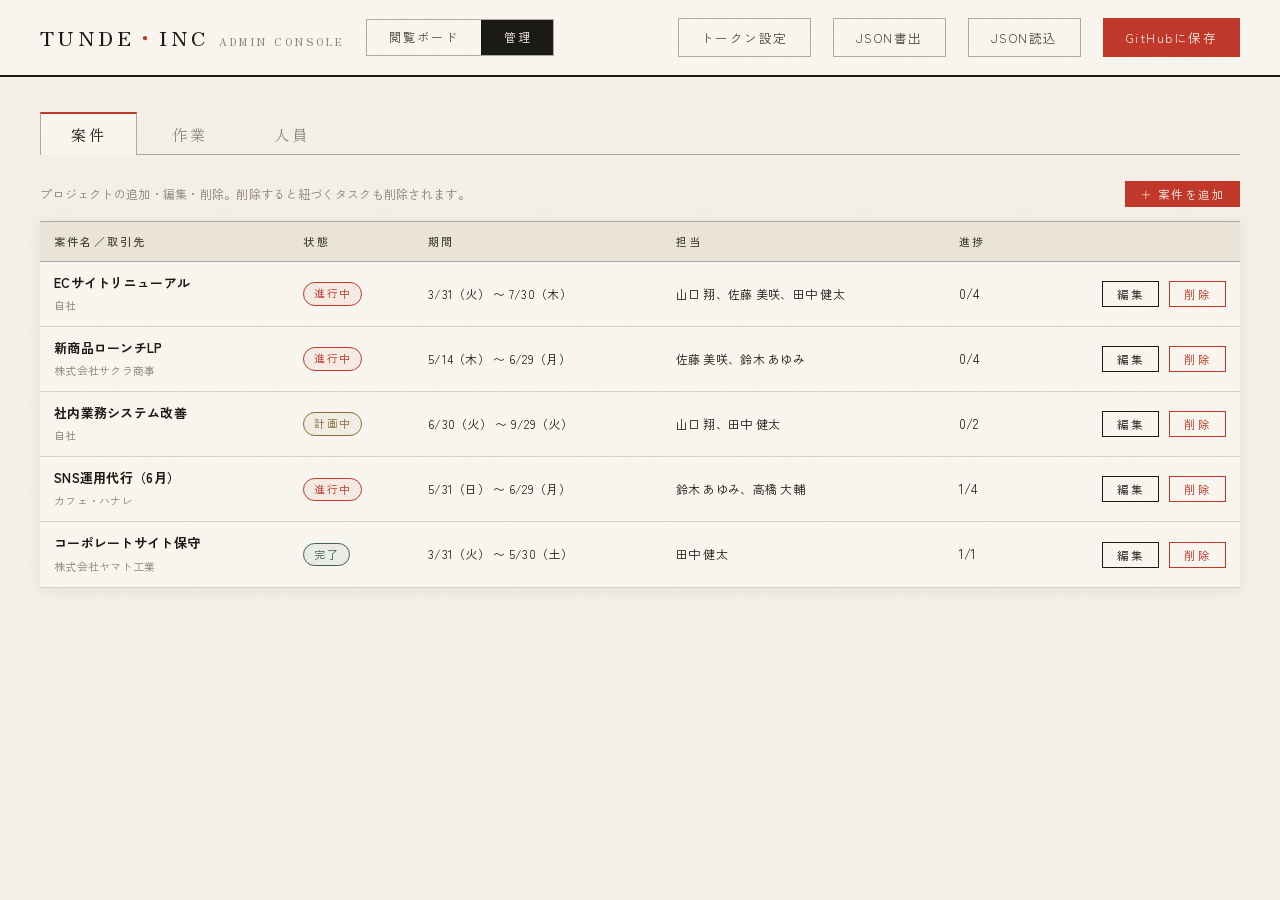
<file: admin.html>
<!DOCTYPE html>
<html lang="ja">
<head>
  <meta charset="UTF-8">
  <meta name="viewport" content="width=1280">
  <meta name="robots" content="noindex">
  <title>管理コンソール ｜ TUNDE INC.</title>
  <link rel="preconnect" href="https://fonts.googleapis.com">
  <link rel="preconnect" href="https://fonts.gstatic.com" crossorigin>
  <link href="https://fonts.googleapis.com/css2?family=Zen+Old+Mincho:wght@400;600;700&family=Zen+Kaku+Gothic+New:wght@400;500;700&display=swap" rel="stylesheet">
  <link rel="stylesheet" href="css/theme.css">
  <link rel="stylesheet" href="css/admin.css">
</head>
<body class="admin-body">

  <!-- ヘッダー -->
  <header class="admin-head">
    <span class="mark">TUNDE<em>・</em>INC <span class="sub">ADMIN CONSOLE</span></span>
    <nav class="mode-tabs">
      <a class="mode-tab" href="index.html">閲覧ボード</a>
      <a class="mode-tab on" href="admin.html">管理</a>
    </nav>
    <span class="dirty-dot" id="dirtyDot">● 未保存の変更あり</span>
    <span class="spacer"></span>
    <button class="btn btn--ghost" id="btnToken">トークン設定</button>
    <button class="btn btn--ghost" id="btnExport">JSON書出</button>
    <button class="btn btn--ghost" id="btnImport">JSON読込</button>
    <input type="file" id="importFile" accept=".json" hidden>
    <button class="btn btn--primary" id="btnSave">GitHubに保存</button>
  </header>

  <!-- 本体 -->
  <main class="admin-main">
    <div class="tabs">
      <button class="tab on" data-tab="projects">案件</button>
      <button class="tab" data-tab="tasks">作業</button>
      <button class="tab" data-tab="members">人員</button>
    </div>
    <div id="adminApp">
      <div class="loading">読 み 込 み 中 …</div>
    </div>
  </main>

  <!-- 編集モーダル -->
  <div class="modal-wrap" id="modalWrap">
    <div class="modal" id="modalBody"></div>
  </div>

  <script src="js/config.js"></script>
  <script src="js/store.js"></script>
  <script src="js/ui.js"></script>
  <script src="js/github.js"></script>
  <script src="js/templates.js"></script>
  <script src="js/admin.js"></script>
</body>
</html>
</file>
<file: css/theme.css>
/* ============================================
   TUNDE INC. — 和モダン・エディトリアル テーマ
   生成り紙 × 墨 × 朱
   ============================================ */

:root {
  --paper: #f5f1e8;
  --paper-deep: #ece6d8;
  --ink: #1d1b16;
  --ink-soft: #4a463d;
  --ink-faint: #8a8474;
  --vermillion: #c2392a;
  --vermillion-deep: #9c2b1f;
  --gold: #8a6d3b;
  --pine: #3e6257;
  --hairline: rgba(29, 27, 22, 0.16);
  --hairline-strong: rgba(29, 27, 22, 0.34);
  --card: #faf7f0;
  --shadow: 0 2px 14px rgba(29, 27, 22, 0.07);
  --font-display: 'Zen Old Mincho', serif;
  --font-body: 'Zen Kaku Gothic New', sans-serif;
}

* { margin: 0; padding: 0; box-sizing: border-box; }

html { scroll-behavior: smooth; }

body {
  font-family: var(--font-body);
  background-color: var(--paper);
  color: var(--ink);
  font-size: 14px;
  line-height: 1.7;
  letter-spacing: 0.02em;
  min-width: 1100px;
}

/* 紙の質感（ノイズ） */
body::before {
  content: '';
  position: fixed;
  inset: 0;
  pointer-events: none;
  z-index: 1000;
  opacity: 0.5;
  background-image: url("data:image/svg+xml,%3Csvg xmlns='http://www.w3.org/2000/svg' width='160' height='160'%3E%3Cfilter id='n'%3E%3CfeTurbulence type='fractalNoise' baseFrequency='0.85' numOctaves='2'/%3E%3CfeColorMatrix values='0 0 0 0 0 0 0 0 0 0 0 0 0 0 0 0 0 0 0.025 0'/%3E%3C/filter%3E%3Crect width='160' height='160' filter='url(%23n)'/%3E%3C/svg%3E");
}

::selection { background: var(--vermillion); color: var(--paper); }

a { color: inherit; }

button {
  font-family: var(--font-body);
  cursor: pointer;
}

/* ---------- バッジ ---------- */
.badge {
  display: inline-block;
  font-size: 11px;
  padding: 1px 10px 2px;
  border: 1px solid currentColor;
  border-radius: 999px;
  letter-spacing: 0.12em;
  white-space: nowrap;
}
.badge--active { color: var(--vermillion); background: rgba(194, 57, 42, 0.06); }
.badge--plan   { color: var(--gold); background: rgba(138, 109, 59, 0.07); }
.badge--hold   { color: var(--ink-faint); background: rgba(138, 132, 116, 0.1); }
.badge--done   { color: var(--pine); background: rgba(62, 98, 87, 0.07); }
.badge--todo   { color: var(--ink-soft); background: rgba(74, 70, 61, 0.06); }

/* ---------- 優先度 ---------- */
.prio {
  display: inline-grid;
  place-items: center;
  width: 22px;
  height: 22px;
  font-size: 11px;
  border-radius: 3px;
  font-weight: 700;
}
.prio--high { background: var(--vermillion); color: var(--paper); }
.prio--mid  { background: transparent; color: var(--gold); border: 1px solid var(--gold); }
.prio--low  { background: transparent; color: var(--ink-faint); border: 1px dashed var(--ink-faint); }

/* ---------- アバター ---------- */
.avatar {
  --av: var(--ink-soft);
  display: inline-grid;
  place-items: center;
  width: 30px;
  height: 30px;
  border-radius: 50%;
  background: var(--av);
  color: var(--paper);
  font-size: 13px;
  font-weight: 700;
  border: 2px solid var(--card);
  flex-shrink: 0;
}
.avatar--sm { width: 24px; height: 24px; font-size: 11px; }
.avatar--empty { background: var(--paper-deep); color: var(--ink-faint); }
.avatar-stack { display: inline-flex; }
.avatar-stack .avatar:not(:first-child) { margin-left: -8px; }

/* ---------- 期限表示 ---------- */
.due { font-variant-numeric: tabular-nums; white-space: nowrap; }
.due--over  { color: var(--vermillion); font-weight: 700; }
.due--today { color: var(--vermillion); font-weight: 700; }
.due--soon  { color: var(--gold); font-weight: 700; }
.due--done  { color: var(--ink-faint); text-decoration: line-through; }

/* ---------- トースト ---------- */
.toast {
  position: fixed;
  bottom: 28px;
  left: 50%;
  transform: translate(-50%, 16px);
  background: var(--ink);
  color: var(--paper);
  padding: 12px 28px;
  font-size: 13px;
  letter-spacing: 0.08em;
  border-radius: 3px;
  opacity: 0;
  transition: all 0.35s ease;
  z-index: 2000;
  box-shadow: 0 8px 30px rgba(29, 27, 22, 0.3);
}
.toast--show { opacity: 1; transform: translate(-50%, 0); }
.toast--error { background: var(--vermillion-deep); }
.toast--success { background: var(--pine); }

/* ---------- 汎用 ---------- */
.section-label {
  font-family: var(--font-display);
  font-size: 20px;
  letter-spacing: 0.28em;
  display: flex;
  align-items: baseline;
  gap: 14px;
  margin-bottom: 18px;
}
.section-label::after {
  content: '';
  flex: 1;
  border-bottom: 1px solid var(--hairline);
}
.section-label .en {
  font-size: 10px;
  letter-spacing: 0.34em;
  color: var(--vermillion);
  font-family: var(--font-body);
}

/* ---------- 画面切替タブ ---------- */
.mode-tabs {
  display: inline-flex;
  border: 1px solid var(--hairline-strong);
  background: var(--card);
}
.mode-tab {
  font-size: 12px;
  letter-spacing: 0.16em;
  padding: 7px 22px;
  text-decoration: none;
  color: var(--ink-soft);
  transition: all 0.2s;
}
.mode-tab + .mode-tab { border-left: 1px solid var(--hairline-strong); }
.mode-tab:hover { background: var(--paper-deep); }
.mode-tab.on {
  background: var(--ink);
  color: var(--paper);
}

.empty-note {
  color: var(--ink-faint);
  font-size: 13px;
  padding: 24px;
  text-align: center;
  border: 1px dashed var(--hairline);
}

@keyframes rise {
  from { opacity: 0; transform: translateY(14px); }
  to   { opacity: 1; transform: translateY(0); }
}
.rise { animation: rise 0.6s cubic-bezier(0.22, 1, 0.36, 1) both; }
</file>
<file: css/admin.css>
/* ============================================
   管理コンソール レイアウト
   ============================================ */

.admin-body { background: var(--paper); }

/* ---------- タスクテンプレート ---------- */
.tpl-list {
  display: flex;
  flex-direction: column;
  max-height: 280px;
  overflow-y: auto;
  border: 1px solid var(--hairline-strong);
  background: var(--paper);
}
.tpl-item {
  display: flex;
  align-items: center;
  gap: 10px;
  padding: 8px 12px;
  font-size: 13px;
  cursor: pointer;
  border-bottom: 1px solid var(--hairline);
  user-select: none;
}
.tpl-item:last-child { border-bottom: none; }
.tpl-item:hover { background: var(--paper-deep); }
.tpl-item input { accent-color: var(--vermillion); }
.tpl-item .tpl-title { flex: 1; }
.tpl-item .tpl-due { font-size: 11.5px; color: var(--ink-faint); white-space: nowrap; }
.tpl-item:has(input:not(:checked)) { opacity: 0.45; }

/* ---------- ヘッダー ---------- */
.admin-head {
  display: flex;
  align-items: center;
  gap: 22px;
  padding: 18px 40px;
  border-bottom: 2px solid var(--ink);
  background: var(--card);
  position: sticky;
  top: 0;
  z-index: 100;
}
.admin-head .mark {
  font-family: var(--font-display);
  font-size: 20px;
  letter-spacing: 0.2em;
  font-weight: 600;
}
.admin-head .mark em { font-style: normal; color: var(--vermillion); }
.admin-head .sub { font-size: 10px; letter-spacing: 0.3em; color: var(--ink-faint); }
.admin-head .spacer { flex: 1; }

.btn {
  font-size: 12.5px;
  letter-spacing: 0.12em;
  padding: 9px 22px;
  border: 1px solid var(--ink);
  background: transparent;
  color: var(--ink);
  transition: all 0.2s;
}
.btn:hover { background: var(--ink); color: var(--paper); }
.btn--primary { background: var(--vermillion); border-color: var(--vermillion); color: var(--paper); }
.btn--primary:hover { background: var(--vermillion-deep); border-color: var(--vermillion-deep); }
.btn--ghost { border-color: var(--hairline-strong); color: var(--ink-soft); }
.btn--sm { padding: 4px 14px; font-size: 11.5px; }
.btn--danger { border-color: var(--vermillion); color: var(--vermillion); }
.btn--danger:hover { background: var(--vermillion); color: var(--paper); }
.btn:disabled { opacity: 0.45; cursor: not-allowed; }

.dirty-dot {
  font-size: 11.5px;
  color: var(--gold);
  letter-spacing: 0.1em;
  display: none;
}
.dirty-dot.on { display: inline; }

/* ---------- タブ ---------- */
.admin-main { padding: 34px 40px 100px; max-width: 1280px; margin: 0 auto; }
.tabs { display: flex; gap: 4px; border-bottom: 1px solid var(--hairline-strong); margin-bottom: 26px; }
.tab {
  font-family: var(--font-display);
  font-size: 15px;
  letter-spacing: 0.18em;
  padding: 10px 30px;
  background: transparent;
  border: 1px solid transparent;
  border-bottom: none;
  color: var(--ink-faint);
  position: relative;
  top: 1px;
}
.tab.on {
  background: var(--card);
  border-color: var(--hairline-strong);
  color: var(--ink);
  border-top: 2px solid var(--vermillion);
}

/* ---------- 編集テーブル ---------- */
.edit-head { display: flex; justify-content: space-between; align-items: center; margin-bottom: 14px; }
.edit-head .hint { font-size: 12px; color: var(--ink-faint); }

table.edit-table {
  width: 100%;
  border-collapse: collapse;
  background: var(--card);
  box-shadow: var(--shadow);
}
.edit-table th {
  font-size: 11px;
  letter-spacing: 0.2em;
  font-weight: 500;
  text-align: left;
  color: var(--ink-soft);
  padding: 10px 14px;
  background: var(--paper-deep);
  border-top: 1px solid var(--hairline-strong);
  border-bottom: 1px solid var(--hairline-strong);
}
.edit-table td {
  padding: 10px 14px;
  border-bottom: 1px solid var(--hairline);
  font-size: 13px;
  vertical-align: middle;
}
.edit-table .ops { white-space: nowrap; text-align: right; }
.edit-table .ops button + button { margin-left: 6px; }

/* ---------- モーダル ---------- */
.modal-wrap {
  position: fixed;
  inset: 0;
  background: rgba(29, 27, 22, 0.55);
  display: none;
  place-items: center;
  z-index: 300;
  backdrop-filter: blur(2px);
}
.modal-wrap.open { display: grid; }
.modal {
  background: var(--card);
  width: 560px;
  max-height: 86vh;
  overflow-y: auto;
  border-top: 3px solid var(--vermillion);
  box-shadow: 0 24px 60px rgba(29, 27, 22, 0.35);
  padding: 30px 36px 28px;
  animation: rise 0.35s cubic-bezier(0.22, 1, 0.36, 1) both;
}
.modal h3 {
  font-family: var(--font-display);
  font-size: 19px;
  letter-spacing: 0.16em;
  margin-bottom: 22px;
  padding-bottom: 12px;
  border-bottom: 1px solid var(--hairline);
}
.field { margin-bottom: 16px; }
.field label {
  display: block;
  font-size: 11px;
  letter-spacing: 0.2em;
  color: var(--ink-soft);
  margin-bottom: 5px;
}
.field input[type="text"], .field input[type="date"], .field input[type="password"],
.field select, .field textarea {
  width: 100%;
  font-family: var(--font-body);
  font-size: 13.5px;
  padding: 9px 12px;
  border: 1px solid var(--hairline-strong);
  background: var(--paper);
  color: var(--ink);
  outline: none;
  transition: border-color 0.2s;
}
.field input:focus, .field select:focus, .field textarea:focus { border-color: var(--vermillion); }
.field textarea { resize: vertical; min-height: 64px; }
.field-row { display: grid; grid-template-columns: 1fr 1fr; gap: 14px; }
.field .note { font-size: 11px; color: var(--ink-faint); margin-top: 4px; line-height: 1.6; }
.field input[type="color"] { width: 56px; height: 34px; border: 1px solid var(--hairline-strong); background: var(--paper); padding: 2px; }

.member-checks { display: flex; flex-wrap: wrap; gap: 8px; }
.member-checks label {
  display: inline-flex;
  align-items: center;
  gap: 6px;
  font-size: 12.5px;
  border: 1px solid var(--hairline-strong);
  padding: 5px 12px;
  cursor: pointer;
  letter-spacing: 0.04em;
  user-select: none;
}
.member-checks label:has(input:checked) { background: var(--ink); color: var(--paper); border-color: var(--ink); }
.member-checks input { accent-color: var(--vermillion); }

.modal-foot { display: flex; justify-content: flex-end; gap: 10px; margin-top: 26px; }

.token-status { font-size: 12px; letter-spacing: 0.06em; }
.token-status.ok { color: var(--pine); }
.token-status.ng { color: var(--vermillion); }
</file>
